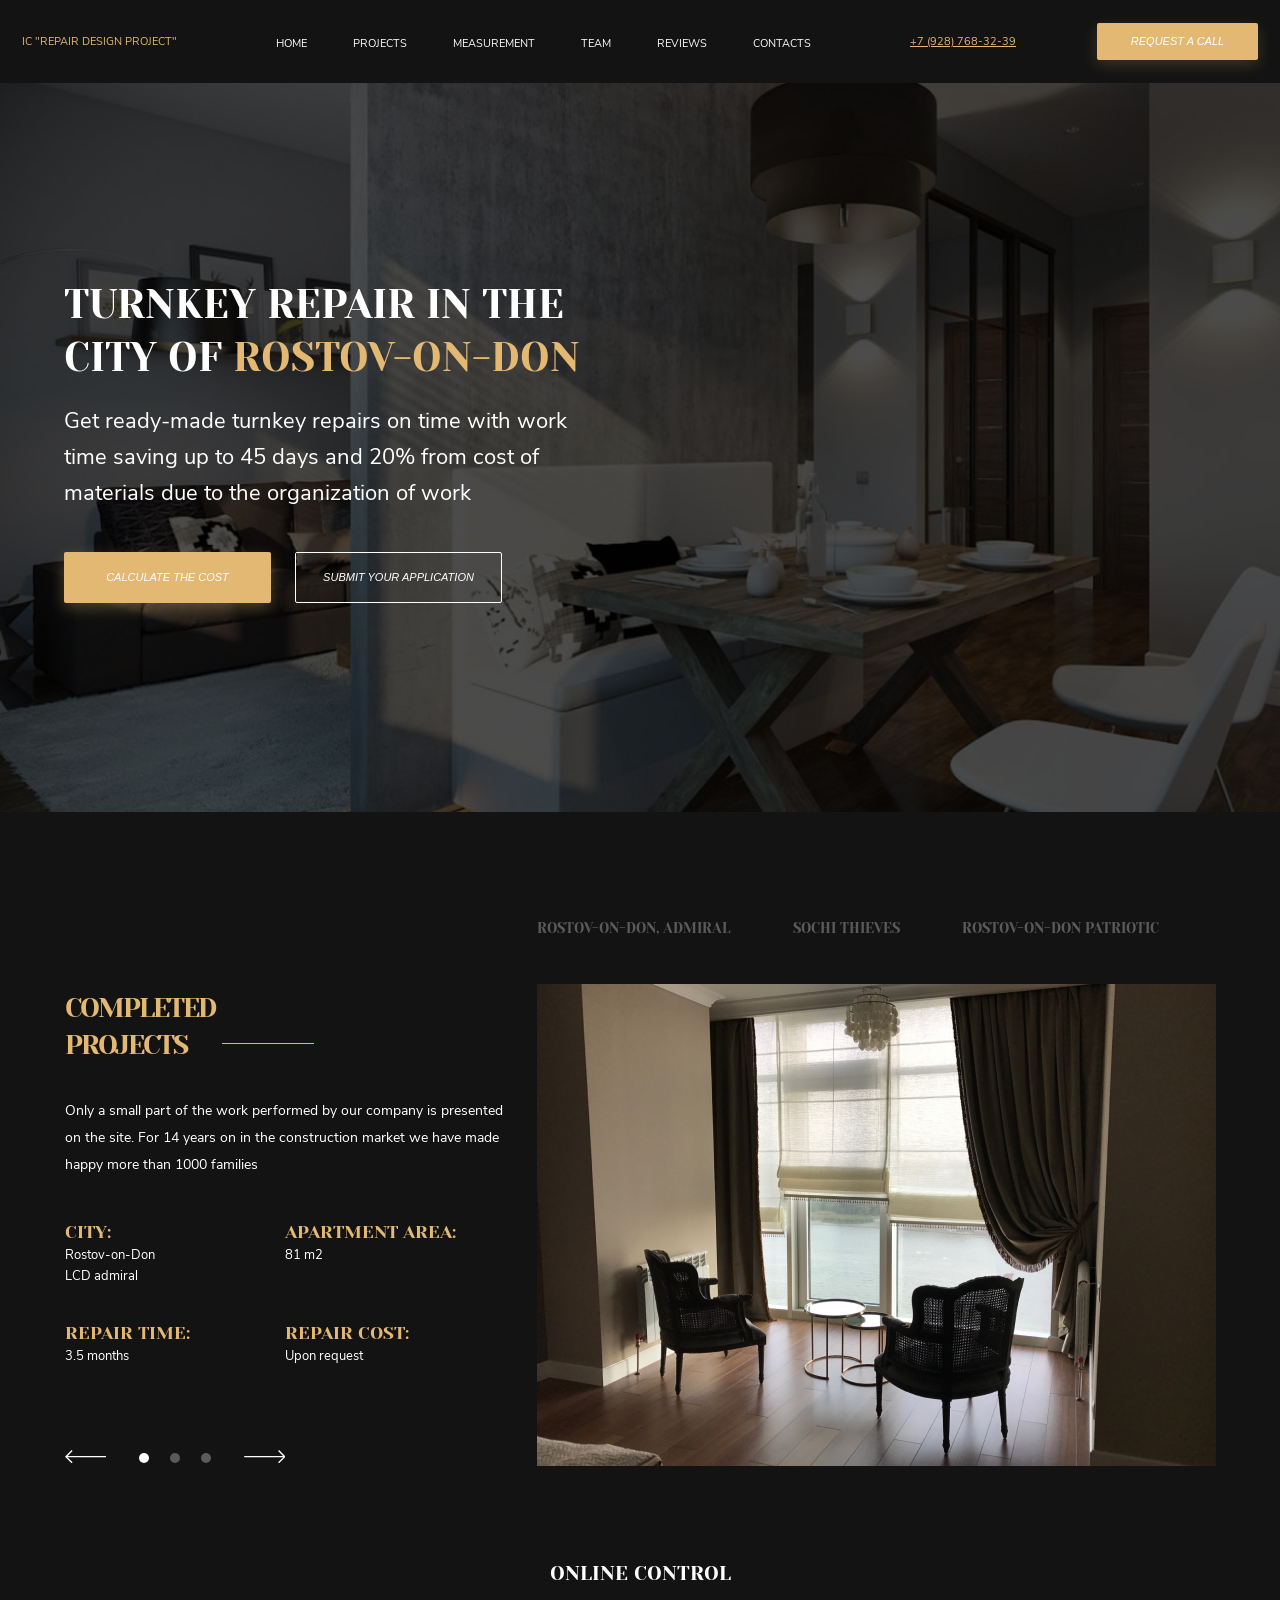
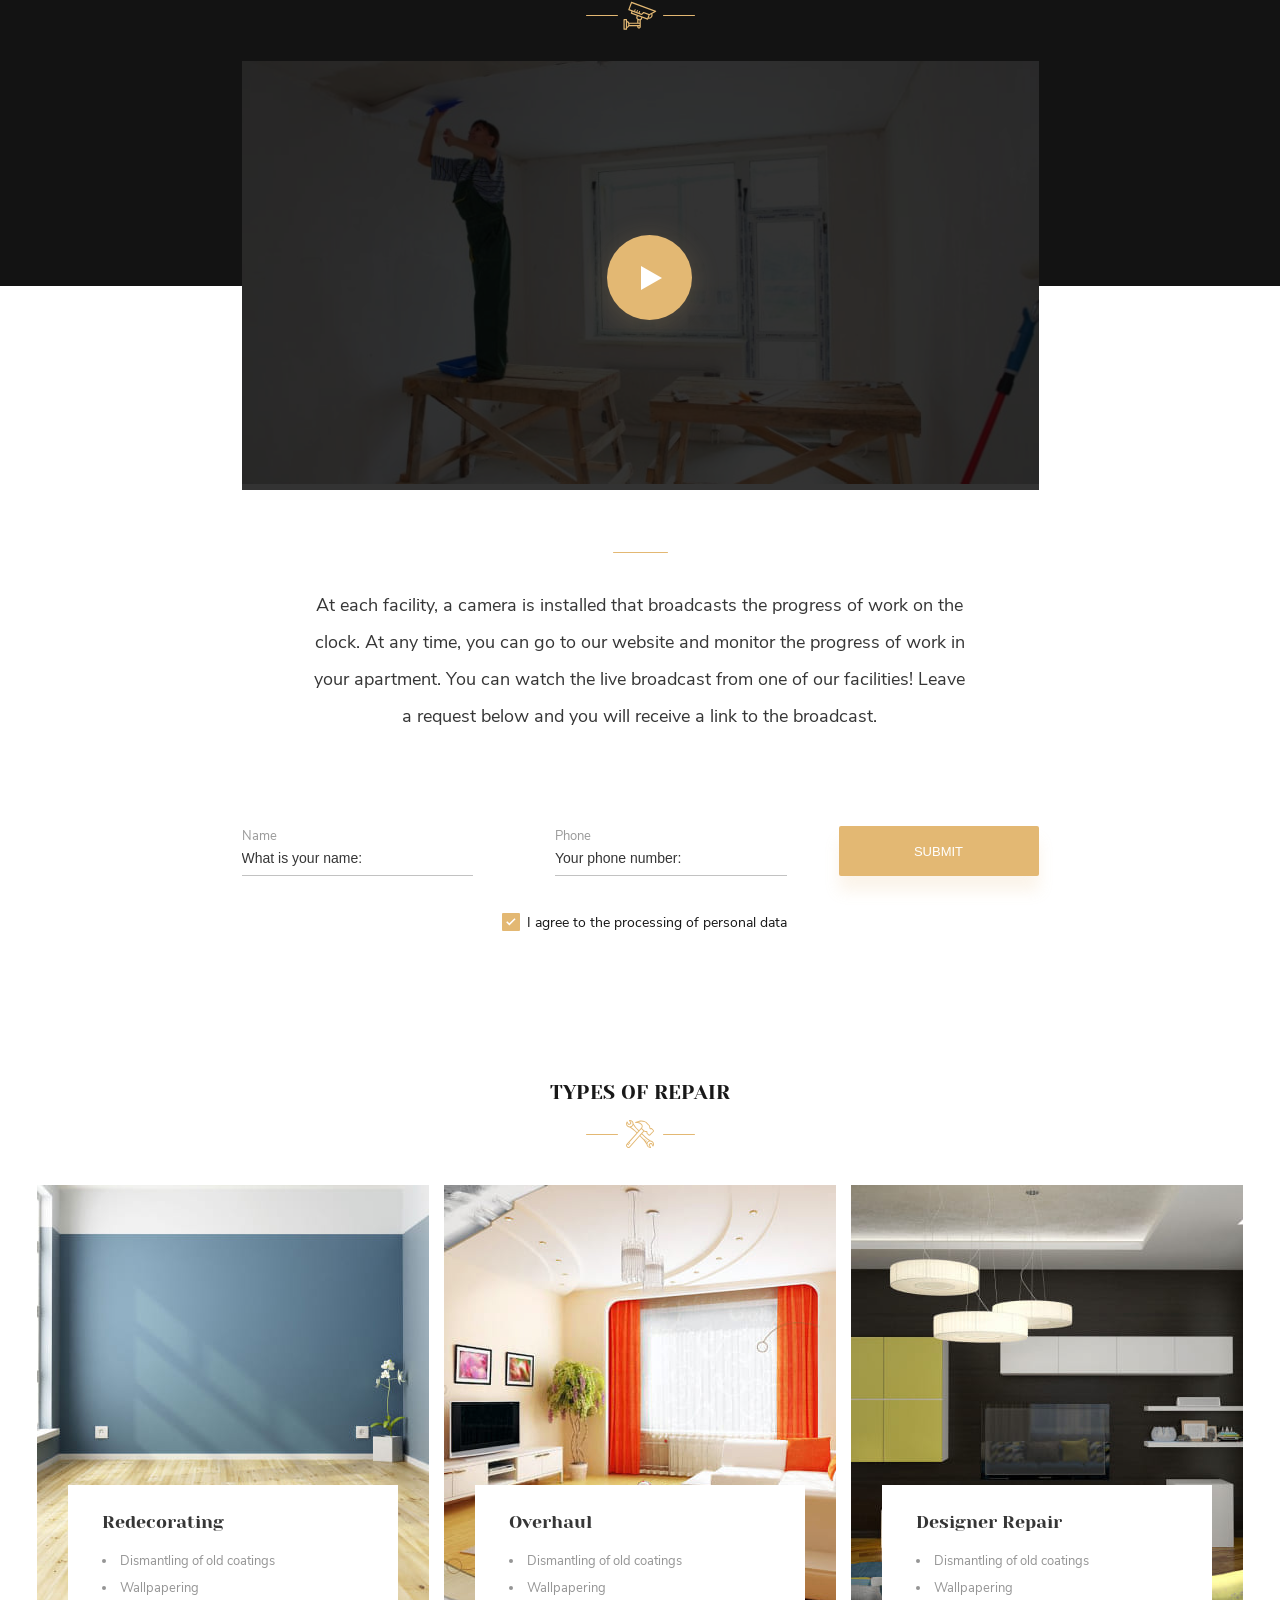
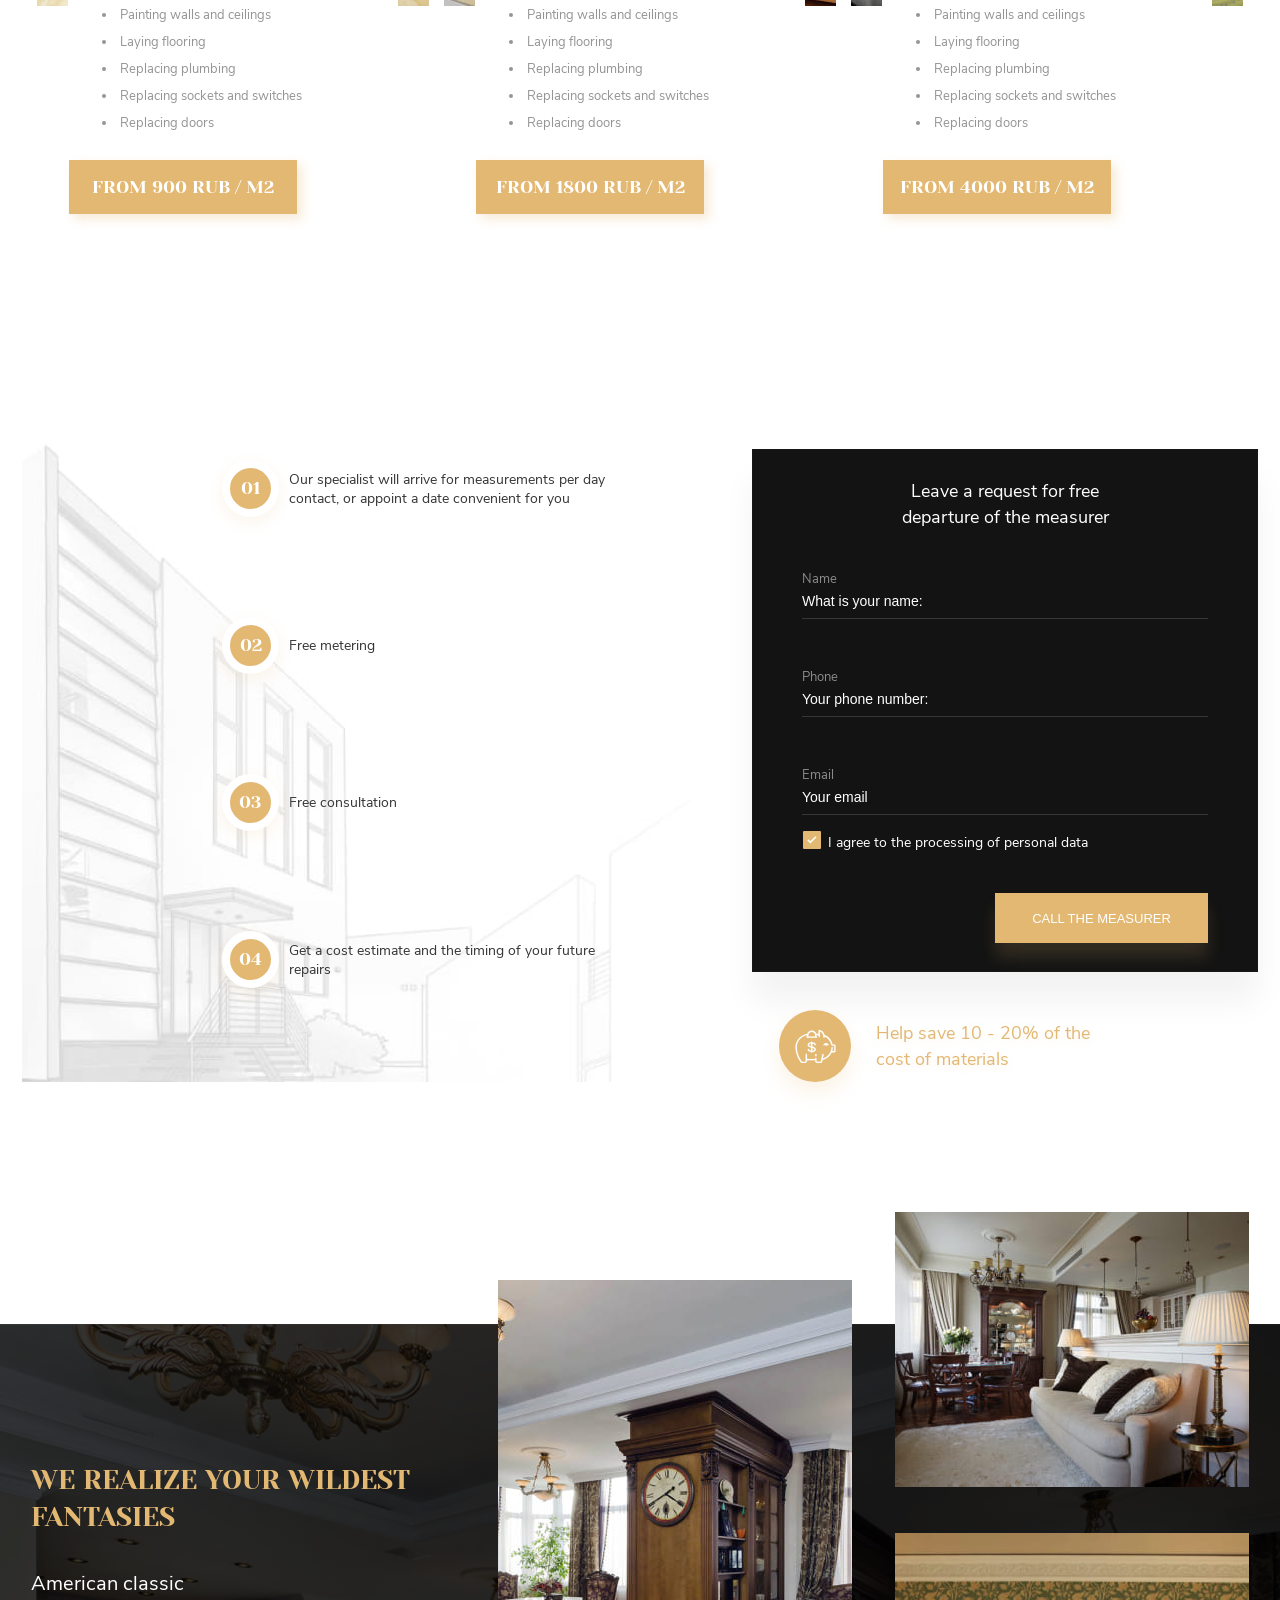
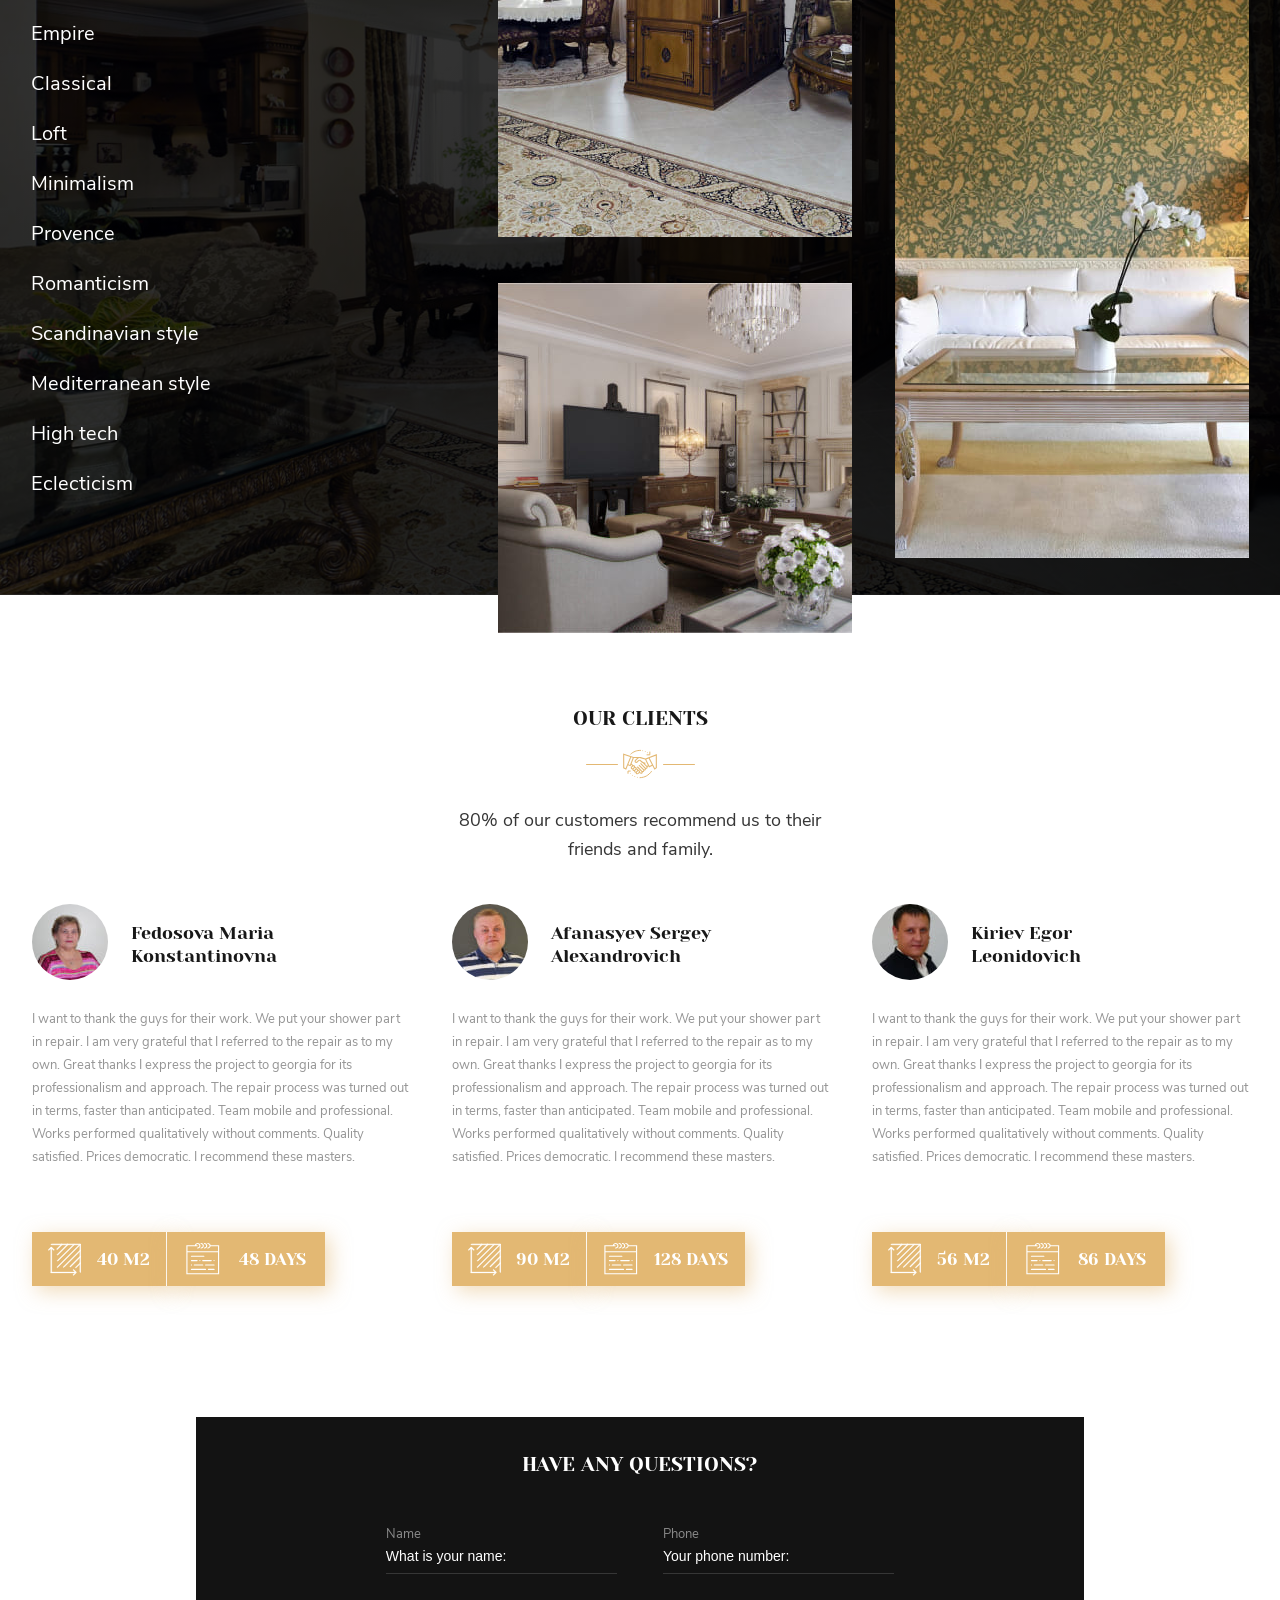
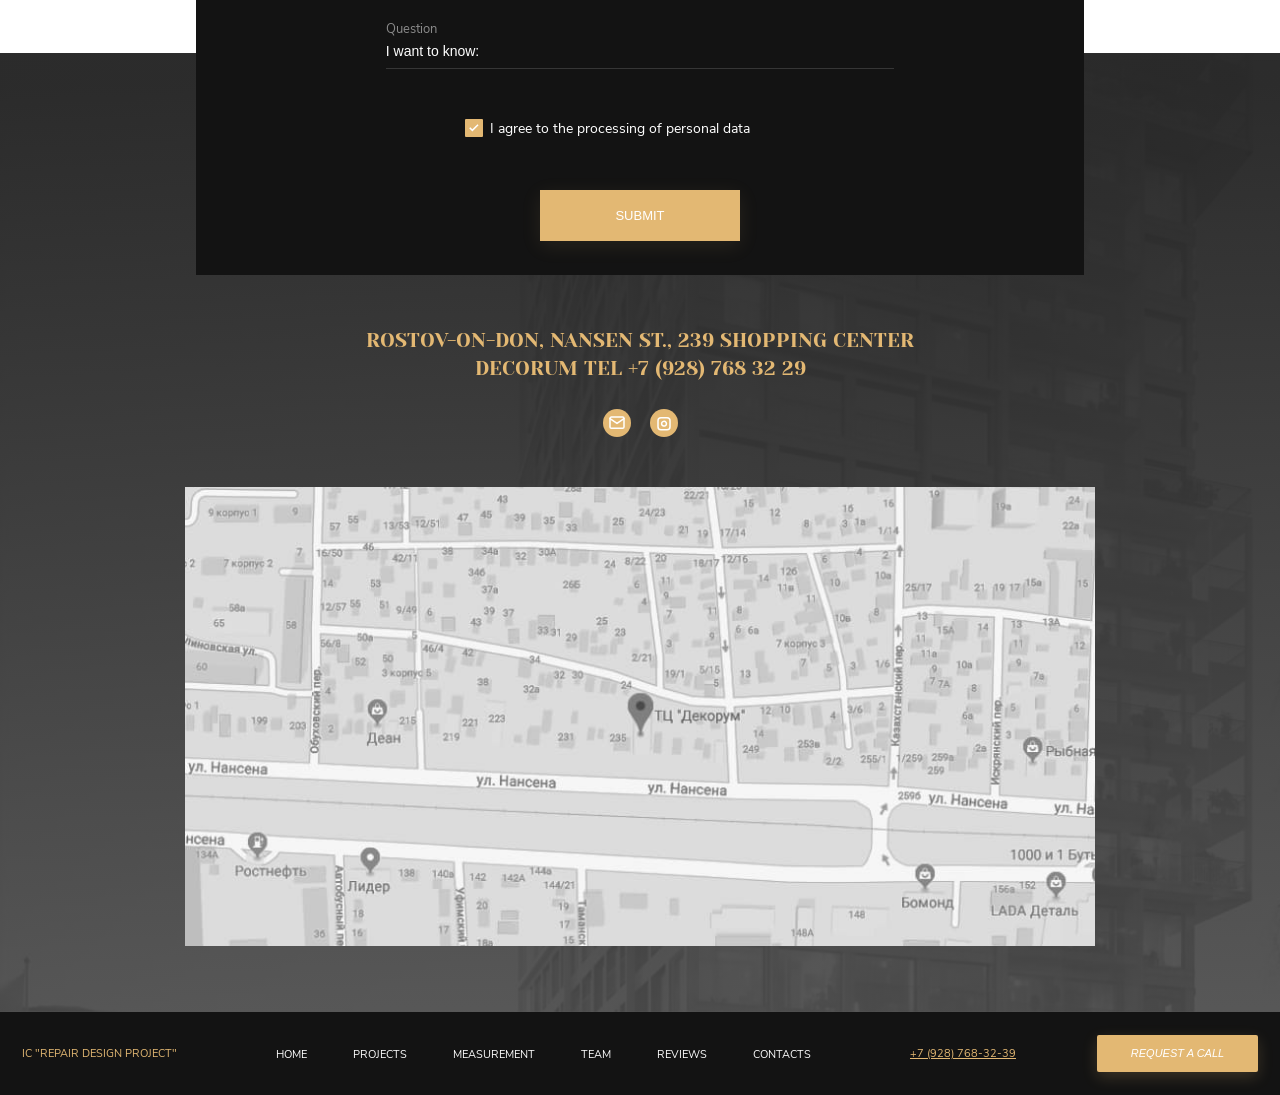
<file: Project 2/index.html>
<!DOCTYPE html>
<html lang="en">
<head>
    <meta charset="UTF-8">
    <meta name="viewport" content="width=device-width, initial-scale=1.0">
    <meta http-equiv="X-UA-Compatible" content="ie=edge">
    <link rel="stylesheet" href="styles/style.css">
    <title>Document</title>
</head>
<body>
    <header class="header">
        <div class="h-f_wrapper wrapper wrapper-padding">
            <div class="logo">
                IC "Repair Design Project"
            </div>
            <nav class="nav">
                <input type="checkbox" id="menu">
			    <label for="menu"></label>
                <ul>
                    <li><a href="#home">HOME</a></li>
                    <li><a href="#projects">PROJECTS</a></li>
                    <li><a href="#measurement">MEASUREMENT</a></li>
                    <li><a href="#">TEAM</a></li>
                    <li><a href="#reviews">REVIEWS</a></li>
                    <li><a href="#contacts">CONTACTS</a></li>
                </ul>
            </nav>
            <a class="number-tel" href="tel:+79287683239">+7 (928) 768-32-39</a>
            <button class="button h-f_button">Request a call</button>
        </div>
    </header>
    <main class="main">
        <div class="home" id="home">
            <div class="wrapper">
                <div class="home_wrapper wrapper-padding">
                    <h1>Turnkey Repair in the 
                        city of <span>Rostov-on-Don</span></h1>
                    <p class="home_text">Get ready-made turnkey repairs on time
                        with work time saving up to 45 days and 20% from
                        cost of materials due to the organization of work</p>
                    <button class="button home_button-1">CALCULATE THE COST</button>
                    <button class="button home_button-2">SUBMIT YOUR APPLICATION</button>
                </div>
            </div>
        </div>
        <div class="projects" id="projects">
            <div class="projects_wrapper wrapper-padding">
                <div class="projects_completed-projects">
                    <h2>Completed projects</h2>
                    <p class="projects_text">Only a small part of the work performed by our company is presented on the site. 
                        For 14 years on in the construction 
                        market we have made happy more than 1000 families</p>
                    <div class="projects_slider-images--media">
                        <img src="images/projects_slide_1.jpg" alt="Rostov-on-Don, Admiral">
                    </div>
                    <div class="projects_description">
                        <div>
                            <h3>City:</h3>
                            Rostov-on-Don <br>
                            LCD admiral
                        </div>
                        <div>
                            <h3>apartment area:</h3>
                            81 m2
                        </div>
                        <div>
                            <h3>Repair time:</h3>
                            3.5 months
                        </div>
                        <div>
                            <h3>Repair Cost:</h3>
                            Upon request
                        </div>
                    </div>
                    <div class="projects_slaider-control">
                        <span class="projects_slider-arrow-back"></span>
                        <div class="projects_slider-buttons">
                            <span class="projects_slider-button active"></span>
                            <span class="projects_slider-button"></span>
                            <span class="projects_slider-button"></span>
                        </div>
                        <span class="projects_slider-arrow-next"></span>
                    </div>
                </div>
                <div class="projects_slider">
                    <div class="projects_slider-list">
                        <a href="#">Rostov-on-Don, Admiral</a>
                        <a href="#">Sochi Thieves</a>
                        <a href="#">Rostov-on-Don Patriotic</a>
                    </div>
                    <div class="projects_slider-images">
                        <img src="images/projects_slide_1.jpg" alt="Rostov-on-Don, Admiral">
                    </div>
                </div>
            </div>
        </div>
        <div class="control wrapper-padding">
            <h2 class="h2-text">online control</h2>
            <span class="img-style control_img-camera"></span>
            <div class="control_image">
                <img src="images/control_image.jpg" alt="video">
            </div>
            <span class="control_img-style"></span>
            <p class="control_text">At each facility, a camera is installed that broadcasts the progress of 
                work on the clock. At any time, you can go to our website and monitor the progress 
                of work in your apartment. You can watch the live broadcast from one of our 
                facilities! Leave a request below and you will receive a link to the broadcast.</p>
            <form action="#" class="control_form">
                <div class="control_form-information">
                    <p>
                        <span class="form-span">Name</span>
                        <input class="form-input control_form-input" type="text" placeholder="What is your name:">
                    </p>
                    <p>
                        <span class="form-span">Phone</span>
                        <input class="form-input control_form-input" type="tel" placeholder="Your phone number:">
                    </p>
                    <div class="control_form-agree">
                        <input class="input-checkbox" type="checkbox" id='control_input-checkbox' checked>
                        <label class="form-checkbox" for="control_input-checkbox">I agree to the processing of personal data</label>
                    </div>
                </div>
                <input class="button control_form-submit" type="submit" value="submit">
            </form>
        </div>
        <div class="repair wrapper-padding" id="measurement">
            <h2 class="h2-text">TYPES OF REPAIR</h2>
            <span class="img-style repair_img-tools"></span>
            <div class="repair_services">
                <div>
                    <img src="images/repair_image_1.jpg" alt="Redecorating">
                    <div class="repair_list">
                        <h4>Redecorating</h4>
                        <ul>
                            <li>Dismantling of old coatings</li>
                            <li>Wallpapering</li>
                            <li>Painting walls and ceilings</li>
                            <li>Laying flooring</li>
                            <li>Replacing plumbing</li>
                            <li>Replacing sockets and switches</li>
                            <li>Replacing doors</li>
                        </ul>
                    </div>
                    <span class="repair_price">from 900 rub / m2</span>
                </div>
                <div>
                    <img src="images/repair_image_2.jpg" alt="Overhaul">
                    <div class="repair_list">
                        <h4>Overhaul</h4>
                        <ul>
                            <li>Dismantling of old coatings</li>
                            <li>Wallpapering</li>
                            <li>Painting walls and ceilings</li>
                            <li>Laying flooring</li>
                            <li>Replacing plumbing</li>
                            <li>Replacing sockets and switches</li>
                            <li>Replacing doors</li>
                        </ul>
                    </div>
                    <span class="repair_price">from 1800 rub / m2</span>
                </div>
                <div>
                    <img src="images/repair_image_3.jpg" alt="Designer Repair">
                    <div class="repair_list">
                        <h4>Designer Repair</h4>
                        <ul>
                            <li>Dismantling of old coatings</li>
                            <li>Wallpapering</li>
                            <li>Painting walls and ceilings</li>
                            <li>Laying flooring</li>
                            <li>Replacing plumbing</li>
                            <li>Replacing sockets and switches</li>
                            <li>Replacing doors</li>
                        </ul>
                    </div>
                    <span class="repair_price">from 4000 rub / m2</span>
                </div>
            </div>
        </div>
        <div class="advantages wrapper-padding">
            <div class="advantages_left">
                <ul>
                    <li>Our specialist will arrive for measurements per day
                        contact, or appoint a date convenient for you</li>
                    <li>Free metering</li>
                    <li>Free consultation</li>
                    <li>Get a cost estimate and
                        the timing of your future repairs</li>
                </ul>
            </div>
            <div class="advantages_right">
                <form action="#" class="advantages_form">
                    <h4>Leave a request for free
                        departure of the measurer</h4>
                    <span class="form-span">Name</span>
                    <input class="form-input advantages_form-filling" type="text" placeholder="What is your name:">
                    <span class="form-span">Phone</span>
                    <input class="form-input advantages_form-filling" type="tel" placeholder="Your phone number:">
                    <span class="form-span">Email</span>
                    <input class="form-input advantages_form-filling" type="email" placeholder="Your email">
                    <input class="input-checkbox" id='advantages_input-checkbox' type="checkbox" checked>
                    <label class="form-checkbox advantages_label-checkbox" for="advantages_input-checkbox">I agree to the processing of personal data</label>
                    <div class="advantages_form-submit">
                        <input class="button" type="submit" value="Call the measurer">
                    </div>
                </form>
                <div class="advantages_discount">
                    Help save 10 - 20% of the cost of materials
                </div>
            </div>
        </div>
        <div class="fantasies" id="reviews">
            <div class="fantasies_wrapper wrapper-padding">
                <div class="fantasies_left">
                    <h2>We realize your wildest fantasies</h2>
                    <ul>
                        <li><a href="#">American classic</a></li>
                        <li><a href="#">Empire</a></li>
                        <li><a href="#">Classical</a></li>
                        <li><a href="#">Loft</a></li>
                        <li><a href="#">Minimalism</a></li>
                        <li><a href="#">Provence</a></li>
                        <li><a href="#">Romanticism</a></li>
                        <li><a href="#">Scandinavian style</a></li>
                        <li><a href="#">Mediterranean style</a></li>
                        <li><a href="#">High tech</a></li>
                        <li><a href="#">Eclecticism</a></li>
                    </ul>
                </div>
                <div class="fantasies_middle">
                    <img src="images/fantasies_image_1.jpg" alt="wildest fantasies">
                    <img src="images/fantasies_image_2.jpg" alt="wildest fantasies">
                </div>
                <div class="fantasies_right">
                    <img src="images/fantasies_image_3.jpg" alt="wildest fantasies">
                    <img src="images/fantasies_image_4.jpg" alt="wildest fantasies">
                </div>
            </div>
        </div>
        <div class="clients wrapper-padding">
            <h2 class="h2-text">our clients</h2>
            <span class="img-style clients_img-handshake"></span>
            <p class="clients_text-recommend">80% of our customers recommend us to their
                friends and family.</p>
            <div class="clients_description">
                <div class="clients_client">
                    <div class="clients_author">
                        <span><img src="images/clients_avatar_1.jpg" alt="avatar"></span>
                        <h3>Fedosova Maria Konstantinovna</h3>
                    </div>
                    <p>I want to thank the guys for their work. We put your shower part in repair.
                        I am very grateful that I referred to the repair as to my own. 
                        Great thanks I express the project to georgia for its professionalism 
                        and approach. The repair process was turned out in terms, faster than 
                        anticipated. Team mobile and professional. Works performed qualitatively 
                        without comments. Quality satisfied. Prices democratic. 
                        I recommend these masters.</p>
                    <div class="clients_m2-days">
                        <span>40 m2</span>
                        <span>48 DAYS</span>
                    </div>
                </div>
                <div class="clients_client">
                    <div class="clients_author">
                        <span><img src="images/clients_avatar_2.jpg" alt="avatar"></span>
                        <h3>Afanasyev Sergey Alexandrovich</h3>
                    </div>
                    <p>I want to thank the guys for their work. We put your shower part in repair.
                        I am very grateful that I referred to the repair as to my own. 
                        Great thanks I express the project to georgia for its professionalism 
                        and approach. The repair process was turned out in terms, faster than 
                        anticipated. Team mobile and professional. Works performed qualitatively 
                        without comments. Quality satisfied. Prices democratic. 
                        I recommend these masters.</p>
                    <div class="clients_m2-days">
                        <span>90 m2</span>
                        <span>128 DAYS</span>
                    </div>
                </div>
                <div class="clients_client">
                    <div class="clients_author">
                        <span><img src="images/clients_avatar_3.jpg" alt="avatar"></span>
                        <h3>Kiriev Egor Leonidovich</h3>
                    </div>
                    <p>I want to thank the guys for their work. We put your shower part in repair.
                        I am very grateful that I referred to the repair as to my own. 
                        Great thanks I express the project to georgia for its professionalism 
                        and approach. The repair process was turned out in terms, faster than 
                        anticipated. Team mobile and professional. Works performed qualitatively 
                        without comments. Quality satisfied. Prices democratic. 
                        I recommend these masters.</p>
                    <div class="clients_m2-days">
                        <span>56 m2</span>
                        <span>86 DAYS</span>
                    </div>
                </div>
            </div>
        </div>
        <div class="questions wrapper-padding">
            <form class="questions_form" action="#">
                <h2 class="h2-text">have any questions?</h2>
                <div class="questions_input-name-tel">
                    <div>
                        <span class="form-span">Name</span>
                        <input class="form-input" type="text" placeholder="What is your name:">
                    </div>
                    <div>
                        <span class="form-span">Phone</span>
                        <input class="form-input" type="tel" placeholder="Your phone number:">
                    </div>
                </div>
                <span class="form-span">Question</span>
                <input class="form-input questions_form-input-question" type="text" placeholder="I want to know:">
                <div class="questions_label-checkbox">
                    <input class="input-checkbox" id="questions_input-checkbox" type="checkbox" checked>
                    <label class="form-checkbox" for="questions_input-checkbox">I agree to the processing of personal data</label>
                </div>
                <input class="button questions_form-submit" type="submit" value="Submit">
            </form>
        </div>
        <div class="contacts" id="contacts">
            <div class="contacts_wrapper wrapper-padding">
                <div class="contacts_address">
                    <address>Rostov-on-Don, Nansen St., 239 Shopping Center Decorum</address>
                    <a href="tel:+79287683229">Tel +7 (928) 768 32 29</a>
                </div>
                <div>
                    <a class="contacts-a contacts-mail" href="mailto:#"></a>
                    <a class="contacts-a contacts-instagram" href="#" target="_blank"></a>
                </div>
                <div class="contacts-map"><img src="img/contacts_map.jpg" alt="map"></div>
            </div>
        </div>
    </main>
    <footer class="footer">
        <div class="h-f_wrapper wrapper wrapper-padding">
            <div class="logo">
                IC "Repair Design Project"
            </div>
            <nav class="nav">
                <ul>
                    <li><a href="#home">HOME</a></li>
                    <li><a href="#projects">PROJECTS</a></li>
                    <li><a href="#measurement">MEASUREMENT</a></li>
                    <li><a href="#">TEAM</a></li>
                    <li><a href="#reviews">REVIEWS</a></li>
                    <li><a href="#contacts">CONTACTS</a></li>
                </ul>
            </nav>
            <a class="number-tel" href="tel:+79287683239">+7 (928) 768-32-39</a>
            <button class="button h-f_button">Request a call</button>
        </div>
    </footer>
</body>
</html>
</file>
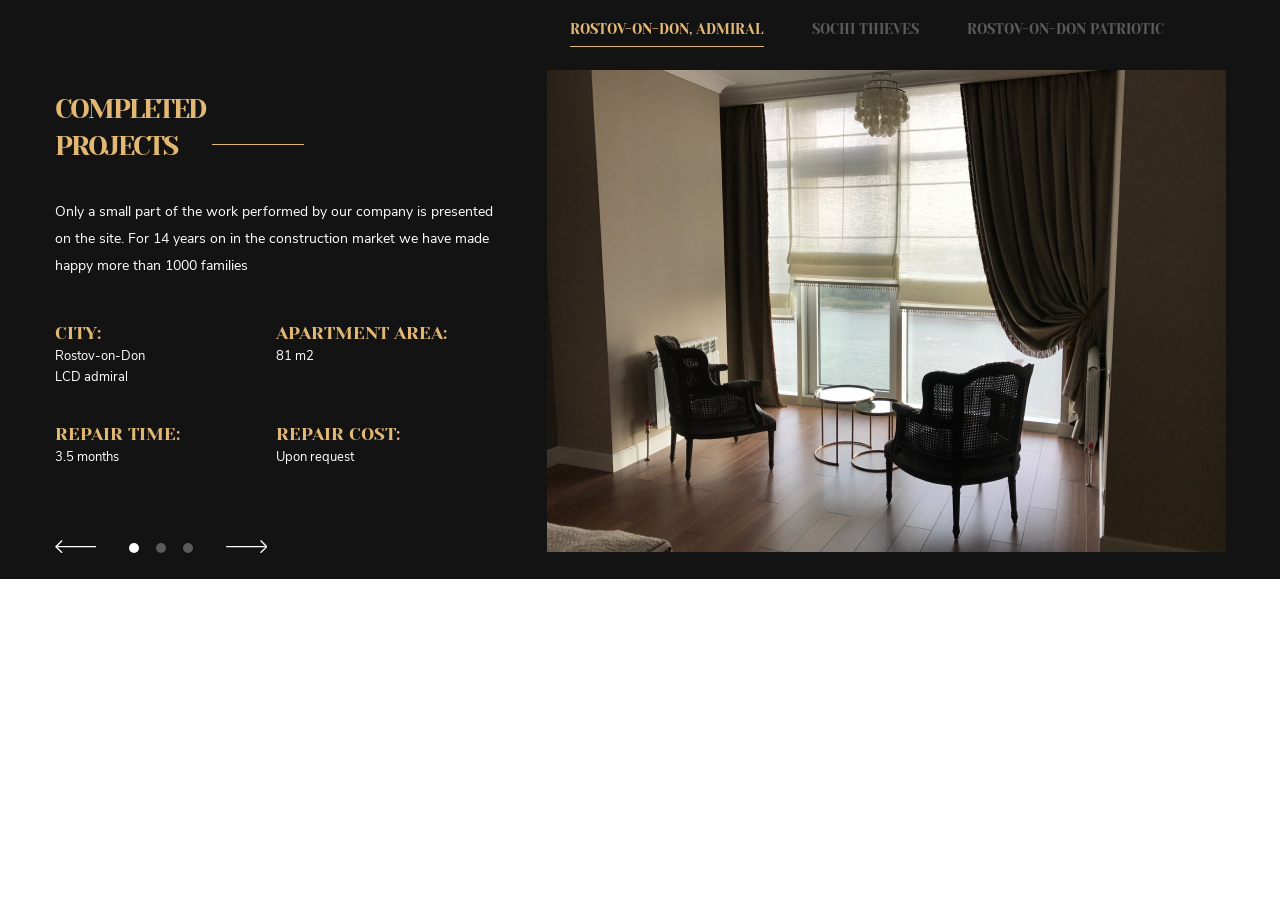
<file: Project 3. Slider/slider_home_work.html>
<!DOCTYPE html>
<html lang="en">
<head>
    <meta charset="UTF-8">
    <meta name="viewport" content="width=device-width, initial-scale=1.0">
    <meta http-equiv="X-UA-Compatible" content="ie=edge">
    <link rel="stylesheet" href="styles/style.css">
    <script defer src="js/slider.js"></script>
    <title>Document</title>
</head>
<body>
    <div class="projects" id="projects">
        <div class="projects_wrapper">
            <div class="projects-slide-h">
                <h2>Completed projects</h2>
                <p class="projects_text-h">Only a small part of the work performed by our company is presented on the site. 
                    For 14 years on in the construction 
                    market we have made happy more than 1000 families</p>
            </div>
            <div class="projects-slider">
                <div class="projects-slide">
                    <div class="projects_completed-projects">
                        <h2>Completed projects</h2>
                        <p class="projects_text">Only a small part of the work performed by our company is presented on the site. 
                            For 14 years on in the construction 
                            market we have made happy more than 1000 families</p>
                        <div class="projects_slider-images--media">
                            <img src="images/projects_slide_1.jpg" alt="Rostov-on-Don, Admiral">
                        </div>
                        <div class="projects_description">
                            <div>
                                <h3>City:</h3>
                                Rostov-on-Don <br>
                                LCD admiral
                            </div>
                            <div>
                                <h3>apartment area:</h3>
                                81 m2
                            </div>
                            <div>
                                <h3>Repair time:</h3>
                                3.5 months
                            </div>
                            <div>
                                <h3>Repair Cost:</h3>
                                Upon request
                            </div>
                        </div>
                        
                    </div>
                    <div class="projects_slider">
                        <div class="projects_slider-images">
                            <img src="images/projects_slide_1.jpg" alt="Rostov-on-Don, Admiral">
                        </div>
                    </div>
                </div>
                <div class="projects-slide">
                    <div class="projects_completed-projects">
                        <h2>Completed projects</h2>
                        <p class="projects_text">Only a small part of the work performed by our company is presented on the site. 
                            For 14 years on in the construction 
                            market we have made happy more than 1000 families</p>
                        <div class="projects_slider-images--media">
                            <img src="images/projects_slide_2.jpg" alt="Rostov-on-Don, Admiral">
                        </div>
                        <div class="projects_description">
                            <div>
                                <h3>City:</h3>
                                Sochi <br>
                                Thieves
                            </div>
                            <div>
                                <h3>apartment area:</h3>
                                105 m2
                            </div>
                            <div>
                                <h3>Repair time:</h3>
                                4 months
                            </div>
                            <div>
                                <h3>Repair Cost:</h3>
                                Upon request
                            </div>
                        </div>
                        
                    </div>
                    <div class="projects_slider">
                        <div class="projects_slider-images">
                            <img src="images/projects_slide_2.jpg" alt="Rostov-on-Don, Admiral">
                        </div>
                    </div>
                </div>
                <div class="projects-slide">
                    <div class="projects_completed-projects">
                        <h2>Completed projects</h2>
                        <p class="projects_text">Only a small part of the work performed by our company is presented on the site. 
                            For 14 years on in the construction 
                            market we have made happy more than 1000 families</p>
                        <div class="projects_slider-images--media">
                            <img src="images/projects_slide_3.jpg" alt="Rostov-on-Don, Admiral">
                        </div>
                        <div class="projects_description">
                            <div>
                                <h3>City:</h3>
                                Rostov-on-Don <br>
                                Patriotic
                            </div>
                            <div>
                                <h3>apartment area:</h3>
                                93 m2
                            </div>
                            <div>
                                <h3>Repair time:</h3>
                                3 months
                            </div>
                            <div>
                                <h3>Repair Cost:</h3>
                                Upon request
                            </div>
                        </div>
                        
                    </div>
                    <div class="projects_slider">
                        <div class="projects_slider-images">
                            <img src="images/projects_slide_3.jpg" alt="Rostov-on-Don, Admiral">
                        </div>
                    </div>
                </div>
            </div>
            <div class="projects_slaider-control">
                <span class="projects_slider-arrow-back"></span>
                <div class="projects_slider-buttons">
                </div>
                <span class="projects_slider-arrow-next"></span>
            </div>
            <div class="projects_slider-list">
                <span>Rostov-on-Don, Admiral</span>
                <span>Sochi Thieves</span>
                <span>Rostov-on-Don Patriotic</span>
            </div>
        </div>
    </div>
</body>
</html>
</file>
<file: Project 2/styles/style.css>
@font-face {
    font-family: "Nunito Sans";
    src: url('../fonts/Nunito_Sans.woff'),
        url('../fonts/Nunito_Sans.ttf');
}

@font-face {
    font-family: "Yeseva One";
    src: url('../fonts/Yeseva_One.woff'),
        url('../fonts/Yeseva_One.ttf');
}

*, *:after, *:before {
	box-sizing: border-box;
	padding: 0;
    margin: 0;
    font-style: normal;
    font-weight: normal;
}

html {
    height: 100%;
    font: 16px "Nunito Sans", Helvetica, Arial, sans-serif;
}

body {
	width: 100%;
    height: 100%;
}

a {
	text-decoration: none;
	outline: none;
}

ul {
    list-style: none;
}

::-webkit-input-placeholder {
    font-size: 14px;
    line-height: 23px;
    transition: .2s;
}
::-moz-placeholder {
    font-size: 14px;
    line-height: 23px;
    transition: .2s;
}
:-moz-placeholder {
    font-size: 14px;
    line-height: 23px;
    transition: .2s;
}
:-ms-input-placeholder {
    font-size: 14px;
    line-height: 23px;
    transition: .2s;
}
::-webkit-input-placeholder {color: #fff;}
::-moz-placeholder {color: #fff;}
:-moz-placeholder {color: #fff;}
:-ms-input-placeholder {color: #fff;}

.button {
    font-style: italic;
    font-size: 11px;
    line-height: 15px;
    text-align: center;
    text-transform: uppercase;
    color: #fff;
    background: #E3B873;
    border-radius: 2px;
    border: none;
    cursor: pointer;
}

.form-span {
    display: block;
    font-size: 13px;
    line-height: 21px;
    color: rgba(255, 255, 255, 0.5);
}

.form-input {
    padding-bottom: 5px;
    margin-right: 5px;
    font-size: 14px;
    line-height: 23px;
    color: #fff;
    background: #131313;
    border: none;
    border-bottom: 1px solid rgba(255, 255, 255, 0.15);
}

.form-checkbox {
    position: relative;
    font-size: 14px;
    line-height: 23px;
}

.form-checkbox::before {
    content: "";
    width: 18px;
    height: 18px;
    background: #E3B873;
    border-radius: 1px;
    position: absolute;
    top: 0;
    left: -25px;
}

.form-checkbox::after {
    position: absolute;
    top: -3px;
    left: -21px;
}

.input-checkbox {
    display: none;
}

.input-checkbox:checked + label::after {
    content: url(../img/form_checkbox.svg);
}

.img-style {
    display: block;
    width: 100%;
    text-align: center;
    height: 30px;
    margin: 12px 0 31px;
}

.img-style::after, 
.img-style::before {
    content: "";
    width: 32px;
    height: 1px;
    display: inline-block;
    background: #E3B873;
    border-radius: 30px;
}

.img-style::after {
    margin-left: 45px;
}

.h2-text {
    font-family: "Yeseva One";
    font-size: 20px;
    line-height: 28px;
    text-align: center;
    text-transform: uppercase;
}

.wrapper-padding {
    padding: 0 10px;
}

.header,
.footer {
    background: #131313;
    width: 100%;
    height: 83px;
}

.h-f_wrapper {
    height: 100%;
    display: flex;
    justify-content: space-between;
    align-items: center;
}

.wrapper {
    max-width: 1256px;
    width: 100%;
    margin: 0 auto;
}

.logo {
    font-size: 11px;
    line-height: 15px;
    text-transform: uppercase;
    color: #E3B873;
}

.nav label, .nav input {
    display: none;
}

.nav {
    width: 581px;
}

.nav ul {
    display: flex;
    justify-content: space-around;
}

.nav a {
    font-size: 11px;
    line-height: 15px;
    color: #fff;
    transition: color .2s;
}

.nav a:hover {
    color: #E3B873;
    transition: color .2s;
}

.number-tel {
    padding-right: 5px;
    font-size: 11px;
    line-height: 15px;
    text-decoration-line: underline;
    color: #E3B873;
    white-space: nowrap;
}

.h-f_button {
    box-shadow: 0px 5px 15px rgba(227, 184, 115, 0.2);
    width: 161px;
    height: 37px;
}

.home {
    width: 100%;
    background: url("../img/home_background.jpg") #131313;
    background-size: cover;
    padding: 1px;
    position: relative;
    z-index: 0;
}

.home::after {
    content: "";
    position: absolute;
    top: 0;
    right: 0;
    bottom: 0;
    left: 0;
    background: rgba(0, 0, 0, .7);
    z-index: -1;
}

.home_wrapper {
    max-width: 570px;
    margin: 194px 42px 208px;
}

.home_wrapper h1 {
    font-family: "Yeseva One";
    font-size: 40px;
    line-height: 53px;
    text-transform: uppercase;
    color: #fff;
}

.home_wrapper h1 span {
    color: #E3B873;
}

.home_text {
    font-size: 22px;
    line-height: 36px;
    color: #fff;
    margin: 19px 0 41px;
}

.home button {
    width: 207px;
    height: 51px;
}

.home_button-1 {
    margin-right: 20px;
    background: #E3B873;
    box-shadow: 0px 5px 15px rgba(227,184,115,0.3);
}

.home_button-2 {
    border: 1px solid #fff;
    background: transparent;
}

.projects {
    width: 100%;
    background: #131313;
    padding: 107px 0 414px;
}

.projects_wrapper {
    max-width: 1171px;
    width: 93.23%;
    margin: auto;
    display: flex;
    justify-content: space-between;
}

.projects_slider-images--media {
    display: none;
}

.projects_completed-projects {
    width: 442px;
    margin-top: 70px;
}

.projects_completed-projects h2 {
    width: 253px;
    margin-bottom: 34px;
    font-family: "Yeseva One";
    font-size: 27px;
    line-height: 37px;
    letter-spacing: -0.07em;
    text-transform: uppercase;
    color: #E3B873;
}

.projects_completed-projects h2::after {
    content: "";
    display: inline-block;
    width: 92px;
    margin-left: 35px;
    margin-bottom: 10px;
    border-top: 1px solid #E3B873;
}

.projects_text {
    font-size: 14px;
    line-height: 27px;
    color: #fff;
}

.projects_description {
    display: flex;
    flex-wrap: wrap;
    margin: 8px 0 80px;
    font-size: 13px;
    line-height: 21px;
    color: #fff;
}

.projects_description div {
    width: 220px;
    margin-top: 34px;
}

.projects_description h3 {
    font-family: "Yeseva One";
    font-size: 18px;
    line-height: 25px;
    text-transform: uppercase;
    color: #E3B873;
}

.projects_slaider-control span {
    display: inline-block;
    cursor: pointer;
}

.projects_slider-images img,
.projects_slider-images--media img{
    max-width: 679px;
    width: 100%;
}

.projects_slider-buttons {
    display: inline;
}

.projects_slider-button {
    background: rgba(255, 255, 255, 0.3);
    border-radius: 30px;
    width: 10px;
    height: 10px;
    margin-right: 17px;
}

.projects_slider-button.active {
    background: #fff;
}

.projects_slider-button:last-of-type {
    margin: 0;
}

.projects_slider-arrow-back {
    background: url("../img/projects_slider_arrow_back.svg") no-repeat;
    width: 41px;
    height: 13px;
    margin-right: 29px;
}

.projects_slider-arrow-next {
    background: url("../img/projects_slider_arrow_next.svg") no-repeat;
    width: 41px;
    height: 13px;
    margin-left: 29px;
}

.projects_slider {
    max-width: 679px;
    width: 59%;
}

.projects_slider-list {
    width: 91.75%;
    display: flex;
    justify-content: space-between;
    margin-bottom: 38px;
}

.projects_slider-list a {
    cursor: pointer;
    padding-bottom: 8px;
    font-family: "Yeseva One";
    font-size: 14px;
    line-height: 19px;
    text-transform: uppercase;
    color: rgba(255, 255, 255, 0.3);
    transition: .2s;
}

.projects_slider-list a:hover {
    color: #E3B873;
    border-bottom: 1px solid #E3B873;
    padding-bottom: 7px;
    transition: .2s;
}

.control {
    max-width: 817px;
    width: 65.05%;
    margin: -326px auto 145px;
}

.control h2 {
    color: #fff;
}

.control_img-camera {
    background: url(../img/control_img-camera.svg) center no-repeat;
}

.control_image {
    position: relative;
}

.control_image img {
    max-width: 817px;
    width: 100%;
}

.control_image::after {
    content: "";
    position: absolute;
    top: 0;
    right: 0;
    bottom: 0;
    left: 0;
    background: rgba(0,0,0,.8);
}

.control_image::before {
    content: "";
    background: url(../img/control_video_play.svg) no-repeat 34px center #E3B873;
    position: absolute;
    top: 40.56%;
    left: 45.92%;
    z-index: 1;
    box-shadow: 0px 5px 30px rgba(227,184,115,.2);
    width: 85px;
    height: 85px;
    border-radius: 50%;
    cursor: pointer;
}

.control_img-style {
    display: block;
    width: 55px;
    height: 1px;
    margin: 62px auto 34px;
    background: #E3B873;
    border-radius: 30px;
}

.control_text {
    width: 83.35%;
    margin: 0 auto;
    font-size: 18px;
    line-height: 37px;
    text-align: center;
    color: #363636;
}

.control_form {
    margin-top: 91px;
    display: flex;
    justify-content: space-between;
}

.control_form-information {
    display: flex;
    justify-content: flex-end;
    flex-wrap: wrap;
    width: 550px;
    margin-right: 45px;
}

.control_form-information p {
    display: flex;
    flex-direction: column;
    width: 43%;
    margin-right: 14%;
}

.control_form-information p:last-of-type {
    margin-right: 0;
}

.control_form-information span {
    color: rgba(54, 54, 54, 0.5);
}

.control_form-input  {
    background: #fff;
    color: #363636;
    border-color: rgba(54, 54, 54, 0.3);
}

.control_form-submit {
    width: 200px;
    height: 50px;
    font-size: 13px;
    line-height: 27px;
    box-shadow: 0px 15px 15px rgba(227, 184, 115, 0.15);
    font-style: normal;
}

.control_form-agree{
    margin: 35px 5px 0 0;
    text-align: center;
    color: #181818;
}

.control *::-webkit-input-placeholder {color: #363636;}
.control *::-moz-placeholder {color: #363636;}
.control *:-moz-placeholder {color: #363636;}
.control *:-ms-input-placeholder {color: #363636;}

.repair {
    max-width: 1236px;
    width: 98.41%;
    margin: 0 auto;
}

.repair h2 {
    color: #181818;
}

.repair_img-tools {
    background: url(../img/repair_img-tools.svg) center no-repeat;
}

.repair_services {
    display: flex;
    justify-content: space-between;
}

.repair_services > div {
    margin: 5px;
}

.repair_services img {
    max-width: 392px;
    width: 100%;
}

.repair_list {
    width: 84.18%;
    min-width: 280px;
    margin: -127px auto 0;
    padding: 25px 68px 0 34px;
    position: relative;
    z-index: 1;
    background: #fff;
}

.repair_list h4 {
    font-family: "Yeseva One";
    font-size: 18px;
    line-height: 25px;
    color: #363636;
    margin-bottom: 13px;
}

.repair_list li {
    font-size: 13px;
    line-height: 27px;
    list-style: disc inside;
    color: #959595;
}

.repair_price {
    display: flex;
    justify-content: center;
    align-items: center;
    width: 228px;
    height: 54px;
    background: #E3B873;
    box-shadow: 5px 5px 10px rgba(227, 184, 115, 0.3);
    margin: 23px 0 0 32px;
    font-family: "Yeseva One";
    font-size: 18px;
    line-height: 25px;
    text-transform: uppercase;
    color: #fff;
}

.advantages {
    max-width: 1256px;
    width: 100%;
    margin: 124px auto 242px;
    display: flex;
    justify-content: space-between;
}

.advantages_left {
    width: 670px;
    background: url(../img/advantages_background.jpg) no-repeat bottom;
    background-size: cover;
    padding: 117px 79px 54px 200px;
}

.advantages_left li {
    font-size: 14px;
    line-height: 19px;
    color: #363636;
    margin-top: 100px;
    display: flex;
    align-items: center;
}

.advantages_left li:first-of-type {
    margin-top: 0;
}

.advantages_left li::before {
    background: #E3B873;
    border: 8px solid #fff;
    box-shadow: 0px 5px 15px rgba(227, 184, 115, 0.15);
    border-radius: 30px;
    font-family: Yeseva One;
    font-size: 18px;
    line-height: 25px;
    color: #fff;
    min-width: 57px;
    width: 57px;
    height: 57px;
    margin-right: 10px;
    display: flex;
    justify-content: center;
    align-items: center;
}

.advantages_left li:nth-of-type(1)::before {content: "01"}
.advantages_left li:nth-of-type(2)::before {content: "02"}
.advantages_left li:nth-of-type(3)::before {content: "03"}
.advantages_left li:nth-of-type(4)::before {content: "04"}

.advantages_right {
    width: 506px;
    margin: 106px 0 0 30px;
}

.advantages_form {
    background: #131313;
    box-shadow: 0px 30px 30px rgba(0, 0, 0, 0.05);
    padding: 28px 49px;
    border: 1px solid rgba(255, 255, 255, 0.015);
    box-sizing: border-box;
}

.advantages_form h4 {
    font-size: 18px;
    line-height: 26px;
    text-align: center;
    color: #fff;
    width: 220px;
    margin: 0 auto;
}

.advantages_form span{
    margin-top: 48px;
}

.advantages_form-filling{
    display: block;
    width: 100%;    
}

.advantages_form span:first-of-type {
    margin-top: 39px;
}

.advantages_label-checkbox {
    display: block;
    margin: 16px 0 39px 26px;
    color: #fff;
}

.advantages_form-submit {
    display: flex;
    justify-content: flex-end;
}

.advantages_form-submit input {
    box-shadow: 0px 15px 15px rgba(227, 184, 115, 0.15);
    width: 213px;
    height: 50px;
    font-size: 13px;
    line-height: 21px;
    font-style: normal;
    border-radius: 0;
}

.advantages_discount {
    width: 354px;
    margin-top: 38px;
    display: flex;
    align-items: center;
    font-size: 18px;
    line-height: 26px;
    color: #E3B873;
    text-shadow: 0px 3px 10px rgba(227, 184, 115, 0.15);
}

.advantages_discount::before {
    content: "";
    display: block;
    background: url(../img/advantage_img-pig.svg) no-repeat center center #E3B873;
    box-shadow: 0px 10px 20px rgba(237, 192, 120, 0.2);
    width: 72px;
    min-width: 72px;
    height: 72px;
    border-radius: 50%;
    margin: 0 25px 0 27px;
}

.fantasies {
    background: url(../images/fantasies_background.jpg) ;
    background-size: cover;
    width: 100%;
    position: relative;
    z-index: 0;
}

.fantasies::after {
    content: "";
    position: absolute;
    top: 0;
    right: 0;
    bottom: 0;
    left: 0;
    background: linear-gradient(120.96deg, rgba(0, 0, 0, 0.75) 0%, rgba(0, 0, 0, 0.9) 100%);
    z-index: -1;
}

.fantasies_wrapper {
    max-width: 1238px;
    width: 98.57%;
    margin: auto;
    display: flex;
    justify-content: space-between;
}

.fantasies_left {
    margin: 137px 0 72px 0;
}

.fantasies_left h2 {
    margin-bottom: 30px;
    font-family: Yeseva One;
    font-size: 27px;
    line-height: 37px;
    text-transform: uppercase;
    color: #E3B873;
}

.fantasies_left li {
    margin-bottom: 12px;
}

.fantasies_left a {
    font-size: 20px;
    line-height: 38px;
    color: #fff;
    transition: .2s;
}

.fantasies_left a:hover {
    color: #E3B873;
    border-bottom: 1px solid #E3B873;
    transition: .2s;
}

.fantasies_middle,
.fantasies_right {
    max-width: 354px;
    width: 100%;
}

.fantasies_middle img,
.fantasies_right img {
    max-width: 354px;
    width: 100%;
}

.fantasies_middle img:nth-of-type(odd),
.fantasies_right img:nth-of-type(odd) {
    margin-bottom: 40px;
}

.fantasies_middle {
    margin-top: -44px;
}

.fantasies_middle img:last-of-type {
    margin-bottom: -44px;
}

.fantasies_right {
    margin: -112px 0 0 43px;
}

.clients {
    max-width: 1236px;
    width: 98.41%;
    margin: 110px auto 131px;
}

.clients h2 {
    color: #181818;
}

.clients_img-handshake {
    background: url(../img/clients_img-handshake.svg) center no-repeat;
    margin: 16px 0 27px;
}

.clients_text-recommend {
    width: 400px;
    margin: 0 auto;
    font-size: 18px;
    line-height: 29px;
    text-align: center;
    color: #363636;
}

.clients_description {
    display: flex;
    justify-content: space-between;
    margin-top: 40px;
}

.clients_client {
    width: 376px;
    margin-right: 10px;
    
}

.clients_client:last-of-type {
    margin-right: 0;
}

.clients_author {
    display: flex;
    align-items: center;
    margin-bottom: 22px;
}

.clients_author img{
    border-radius: 50%;
    margin-right: 23px;
}

.clients_author h3 {
    width: 180px;
    font-family: Yeseva One;
    font-size: 18px;
    line-height: 23px;
    color: #181818;
}

.clients_client p {
    font-size: 13px;
    line-height: 23px;
    color: #959595;
    
}

.clients_m2-days {
    width: 294px;
    display: flex;
    margin-top: 63px;
}

.clients_m2-days span {
    background: #E3B873;
    box-shadow: 5px 5px 20px rgba(227, 184, 115, 0.5);
    height: 54px;
    display: flex;
    justify-content: space-evenly;
    align-items: center;
    font-family: Yeseva One;
    font-size: 17px;
    line-height: 24px;
    text-transform: uppercase;
    color: #fff;
}

.clients_m2-days span:first-of-type {
    width: 135px;
    border-right: 1px solid #fff;
}

.clients_m2-days span:last-of-type {
    width: 158px;
}

.clients_m2-days span:first-of-type::before {
    content: "";
    width: 33px;
    height: 33px;
    background: url(../img/clients_img-m2.svg) #E3B873;
}

.clients_m2-days span:last-of-type::before {
    content: "";
    width: 34px;
    height: 32px;
    background: url(../img/clients_img-days.svg) #E3B873;
}

.questions {
    position: relative;
    z-index: 1;
    max-width: 888px;
    width: 70.7%;
    margin: 0 auto -222px;
    background: #131313;
}

.questions_form {
    width: 58.56%;
    margin: 0 auto;
    padding: 34px 0;
}

.questions_form h2 {
    color: #fff;
    margin-bottom: 45px;
}

.questions_input-name-tel {
    display: flex;
    justify-content: space-between;
    margin-bottom: 45px;
}

.questions_input-name-tel div {
   display: inline-block;
   width: 45.47%;
}

.questions_input-name-tel input {
    width: 100%;
}

.questions_form-input-question {
    width: 100%;
}

.questions_label-checkbox {
    width: 300px;
    margin: 48px auto 50px;
}

.questions_label-checkbox label {
    color: #fff;
}

.questions_form-submit {
    display: block;
    box-shadow: 0px 5px 20px rgba(227, 184, 115, 0.1);
    width: 200px;
    height: 51px;
    margin: 0 auto;
    font-style: normal;
    font-size: 13px;
    line-height: 27px;
    border-radius: 0;
}

.contacts {
    position: relative;
    z-index: 0;
    padding: 274px 0 66px;
    width: 100%;
    background: url(../img/contacts_background.jpg) no-repeat;
    background-size: cover;
    text-align: center;
}

.contacts::after {
    content: "";
    position: absolute;
    top: 0;
    right: 0;
    bottom: 0;
    left: 0;
    z-index: -1;
    background: linear-gradient(180deg, rgba(24, 24, 24, 0.9) 3.47%, rgba(24, 24, 24, 0.72) 100%);
}

.contacts_wrapper {
    max-width: 1240px;
    width: 98.73%;
    margin: 0 auto;
}

.contacts_address {
    width: 590px;
    margin: 0 auto 26px;
    font-family: Yeseva One;
    font-size: 20px;
    line-height: 28px;
    text-align: center;
    text-transform: uppercase;
    color: #E3B873;
}

.contacts_address address {
    display: inline;
}

.contacts_address a {
    color: #E3B873;
}

.contacts-a {
    display: inline-block;
    width: 28px;
    height: 28px;
    border-radius: 50%;
}

.contacts-mail {
    background: url(../img/contacts_mail.svg) no-repeat center #E3B873;
    margin-right: 15px;
}

.contacts-instagram {
    background: url(../img/contacts_instagram.svg) no-repeat center #E3B873;
}

.contacts-map {
    display: block;
    margin: 44px auto 0;
    max-width: 925px;
    width: 74.6%;
}

.contacts-map img{
    display: block;
    margin: 44px auto 0;
    max-width: 925px;
    width: 100%
}

:focus::-webkit-input-placeholder {color: transparent; transition: .2s;}
:focus::-moz-placeholder          {color: transparent; transition: .2s;}
:focus:-moz-placeholder           {color: transparent; transition: .2s;}
:focus:-ms-input-placeholder      {color: transparent; transition: .2s;}

@media screen and (max-width: 1080px) {
    
    .fantasies_left {
        margin: 100px 0 72px 0;
    }
        
}

@media screen and (max-width: 940px) {

    .home_wrapper {
        margin: 100px 42px 150px;
    }
    
    .projects {
       padding-bottom: 320px;
    }

    .projects_slider-list {
        width: 100%;
    }

    .projects_wrapper {
        flex-direction: column;
    }

    .projects_completed-projects {
        width: 70%;
        margin: 0 auto 20px;
    }

    .projects_description {
        width: 100%;
    }

    .projects_description div {
        width: 50%;
    }

    .projects_slider {
        width: 100%;
        margin: 0 auto;
    }

    .projects_slaider-control {
        text-align: center;
    }

    .projects_slider-images,
    .projects_slider-images--media{
        position: relative;
    }

    .projects_slider-images::before,
    .projects_slider-images::after,
    .projects_slider-images--media::before,
    .projects_slider-images--media::after {
        content: "";
        position: absolute;
        width: 36px;
        height: 36px;
        border-radius: 50%;
        cursor: pointer;
    }

    .projects_slider-images::before,
    .projects_slider-images--media::before {
        background: url(../img/projects_slider_arrow_back_media.svg) no-repeat center center #E3B873;
        left: 5%;
        top: 49%;
    }

    .projects_slider-images::after,
    .projects_slider-images--media::after {
        background: url(../img/projects_slider_arrow_next_media.svg) no-repeat center center #E3B873;
        right: 5%;
        top: 49%;
    }

    .projects_slaider-control {
        display: none;
    }

    .control {
        margin: -255px auto 75px;
        width: 80%;
    }

    .control_image::before {
        top: 37.56%;
        left: 42.92%;
    }

    .repair_services {
        justify-content: center;
        flex-wrap: wrap;
    }

    .repair_services > div {
        margin-bottom: 45px;
    }

    .advantages {
        margin: 0px auto 185px;
    }

    .advantages_left {
        width: 400px;
        padding: 117px 20px 54px 55px;
    }

    .advantages_left li {
        margin-top: 80px;
    }

    .fantasies_middle {
        margin-top: 80px;
    }

    .fantasies_right {
        margin: 125px 0 0 43px;
    }
    
    .clients_author {
        flex-direction: column;
    }

    .clients_m2-days {
        flex-direction: column;
        align-items: center;
        width: 100%;
        margin-top: 15px;
    }

    .clients_m2-days span:first-of-type {
        width: 158px;
        border-right: none;
        border-bottom: 1px solid #fff;
    }

}

@media screen and (max-width: 700px) {

    .nav {
        width: auto;
    }

    .nav label {
        display: block;
        width: 40px;
        height: 40px;
        z-index: 5;
        position: fixed;
        top: 65px;
        left: 0;
        background: url(../img/menu.svg) no-repeat center #E3B873;
    }
    
    .nav input:checked ~ ul {
        left: 0;
        transition: left 0.5s;
    }

    .nav input:checked ~ label {
        background: url(../img/menu_open.svg) no-repeat center #E3B873;
    }

    .nav ul {
        background: rgba(0,0,0,.5);
        margin: 0;
        position: fixed;
        left: -1000px;
        top: 105px;
        transition: left 0.5s;
        flex-direction: column;
        z-index: 3;
    }

    .nav ul li,
    .nav ul a {
        padding: 10px;
    }

    .home_wrapper {
        margin: 70px 42px;
    }

    .home button {
        width: 100%;
        margin-bottom: 25px;
        margin-right: 0;
    }

    .projects {
        padding: 40px 0 0;
    }

    .projects_completed-projects h2 {
        margin: 0 auto 34px;
        text-align: center;
    }

    .projects_completed-projects h2::after,
    .projects_slider {
        display: none;
    }

    .projects_completed-projects {
        width: 100%;
    }

    .projects_slider-images--media {
        display: block;
        margin: 36px auto;
    }

    .projects_text {
        width: 85%;
        margin: 0 auto;
        text-align: center;
    }

    .projects_description div {
        width: 50%;
    }

    .projects_description {
        width: 100%;
    }

    .control {
        width: 100%;
        margin: 0 auto 75px;
        background: #131313;
    }    

    .control_image {
        width: 90%;
        margin: 0 auto;
    }

    .control_image::before {
        background: url(../img/control_video_play_media700.svg) no-repeat 19px center #E3B873;
        top: 38.56%;
        left: 44.92%;
        width: 50px;
        height: 50px;
    }
    

    .control_text {
        width: 95%;
        color: #fff;
    }

    .control_form {
        margin-top: 20px;
        flex-direction: column;
    }

    .control_form-information {
        flex-direction: column;
        width: 90%;
        margin: 0 auto;
    }

    .control_form-information span {
        color: rgba(255,255,255,.5);
    }

    .control_form-input {
        border-color: rgba(255,255,255,.5);
        background: #131313;
        color: #fff;
    }

    .control *::-webkit-input-placeholder {color: #fff;}
    .control *::-moz-placeholder {color: #fff;}
    .control *:-moz-placeholder {color: #fff;}
    .control *:-ms-input-placeholder {color: #fff;}

    .control_form-information p {
        margin-top: 90px;
        margin-right: 0;
        width: 100%;
    }

    .control_form-agree {
        display: block;
        margin: 26px 0 85px;
        color: #fff;
        text-align: left;
        padding-left: 5%;
    }

    .control_form-submit {
        max-width: 500px;
        width: 100%;
        margin: 0 auto -25px;
    }

    .advantages,
    .fantasies_left ul,
    .fantasies_middle,
    .fantasies_right {
        display: none;
    }

    .fantasies {
        width: 90%;
        margin: 125px auto 0;
        height: 370px;
        position: relative;
        z-index: 3;
    }

    .fantasies_left {
        margin-bottom: 0;
        margin-top: -110px;
        text-align: center;
    }

    .fantasies::before,
    .fantasies::after {
        content: "";
        position: absolute;
        width: 36px;
        height: 36px;
        border-radius: 50%;
        cursor: pointer;
    }

    .fantasies::before {
        background: url(../img/projects_slider_arrow_back_media.svg) no-repeat center center #E3B873;
        left: 5%;
        top: 49%;
    }

    .fantasies::after {
        background: url(../img/projects_slider_arrow_next_media.svg) no-repeat center center #E3B873;
        left: auto;
        bottom: auto;
        right: 5%;
        top: 49%;
    }

    .clients {
        display: none;
    }

    .questions {
        width: 100%;
        padding-top: 200px;
        margin-top: -175px;
        margin-bottom: 0;
        background: #131313;
    }

    .questions_form {
        width: 100%;
    }

    .questions_input-name-tel {
        flex-direction: column;
        margin-bottom: 0;
    }

    .questions_input-name-tel > div {
        width: 100%;
        margin-bottom: 63px;
    }

    .questions_label-checkbox {
        margin: 20px 0px 50px 25px;
    }

    .questions_form-submit {
        width: 100%;
    }

    .questions_form input[type="text"],
    .questions_form input[type="tel"] {
        border-color: #fff;
    }

    .contacts {
        padding: 0 0 65px;
        background: #131313;
    }

    .contacts::after {
        display: none;
    }

    .contacts_wrapper {
        display: flex;
        flex-direction: column;
        width: 100%;
    }
   
    .contacts-map {
        order: -1;
        width: 100%;
        margin: 0 auto;
    }

    .contacts_address {
        width: 90%;
        margin-top: 40px;
    }

    .contacts_address a {
        white-space: nowrap;
    }

    .contacts-a {
        width: 39px;
        height: 39px;
    }

    .footer {
        display: none;
    }

}

@media screen and (max-width: 500px) {

    .h-f_button {
        display: none;
    }

    .number-tel {
        color: #fff;
        text-decoration-line: none;
    }

    .home_wrapper {
        margin: 70px 0;
    }

    .home_wrapper h1 {
        font-size: 23px;
        line-height: 31px;
    }
    
    .home_text {
        font-size: 14px;
        line-height: 19px;
    }

    .projects_completed-projects h2 {
        font-size: 22px;
        line-height: 30px;
    }

    .projects_text {
        font-size: 11px;
        line-height: 17px;
    }

    .projects_description {
        font-size: 11px;
        line-height: 15px;
    }

    .projects_description h3 {
        font-size: 14px;
        line-height: 19px;
    }

    .control_text {
        font-size: 11px;
        line-height: 19px;
    }

    .repair_list {
        margin-left: 0;
    }

    .repair_list h4 {
        font-size: 15px;
        line-height: 21px;
    }

    .repair_list li {
        line-height: 22px;
    }

    .repair_price {
        font-size: 15px;
        line-height: 21px;
    }

    .fantasies {
        height: 210px;
    }

    .fantasies_left h2 {
        font-size: 22px;
        line-height: 30px;
    }

    .questions {
        padding-top: 100px;
        margin-top: -90px;
    }

    .contacts_address {
        font-size: 18px;
        line-height: 25px;
    }

}
</file>
<file: Project 3. Slider/styles/style.css>
@font-face {
    font-family: "Nunito Sans";
    src: url('../fonts/Nunito_Sans.woff'),
        url('../fonts/Nunito_Sans.ttf');
}

@font-face {
    font-family: "Yeseva One";
    src: url('../fonts/Yeseva_One.woff'),
        url('../fonts/Yeseva_One.ttf');
}

*, *:after, *:before {
	box-sizing: border-box;
	padding: 0;
    margin: 0;
    font-style: normal;
    font-weight: normal;
}

html {
    height: 100%;
    font: 16px "Nunito Sans", Helvetica, Arial, sans-serif;
}

body {
	width: 100%;
    height: 100%;
}

a {
	text-decoration: none;
	outline: none;
}

ul {
    list-style: none;
}

.projects {
    width: 100%;
    background: #131313;
    padding: 20px 0;
}
.projects_wrapper {
    max-width: 1171px;
    width: 93.23%;
    margin: auto;
    display: flex;
    justify-content: space-between;
    overflow: hidden;
    position: relative;
}

.projects-slider {
    display: flex;
    position: relative;
    transition: left .5s;
    left: 0;
    flex-shrink: 0;
}

.projects-slide {
    display: flex;
    justify-content: space-between;
    width: 1171px;
}

.projects_slider-images--media {
    display: none;
}

.projects_completed-projects {
    max-width: 442px;
    width: 41%;
    margin-top: 70px;
}

.projects_completed-projects h2, .projects-slide-h h2 {
    width: 253px;
    margin-bottom: 34px;
    font-family: "Yeseva One";
    font-size: 27px;
    line-height: 37px;
    letter-spacing: -0.07em;
    text-transform: uppercase;
    color: #E3B873;
}

.projects_completed-projects h2::after, .projects-slide-h h2::after {
    content: "";
    display: inline-block;
    width: 92px;
    margin-left: 35px;
    margin-bottom: 10px;
    border-top: 1px solid #E3B873;
}

.projects_text, .projects_text-h {
    font-size: 14px;
    line-height: 27px;
    color: #fff;
}

.projects_description {
    display: flex;
    flex-wrap: wrap;
    margin: 8px 0 80px;
    font-size: 13px;
    line-height: 21px;
    color: #fff;
}

.projects_description div {
    width: 50%;
    margin-top: 34px;
}

.projects_description h3 {
    font-family: "Yeseva One";
    font-size: 18px;
    line-height: 25px;
    text-transform: uppercase;
    color: #E3B873;
}

.projects_slaider-control {
    position: absolute;
    bottom: 0;
    left: 0;
}

.projects_slaider-control span {
    display: inline-block;
    cursor: pointer;
}

.projects_slider-images img,
.projects_slider-images--media img{
    max-width: 679px;
    width: 100%;
}

.projects_slider-buttons {
    display: inline;
}

.projects_slider-button {
    background: rgba(255, 255, 255, 0.3);
    border-radius: 30px;
    width: 10px;
    height: 10px;
    margin-right: 17px;
}

.projects_slider-button.active {
    background: #fff;
}

.projects_slider-button:last-of-type {
    margin: 0;
}

.projects_slider-arrow-back {
    background: url("../img/projects_slider_arrow_back.svg") no-repeat;
    width: 41px;
    height: 13px;
    margin-right: 29px;
}

.projects_slider-arrow-next {
    background: url("../img/projects_slider_arrow_next.svg") no-repeat;
    width: 41px;
    height: 13px;
    margin-left: 29px;
}

.projects_slider {
    max-width: 679px;
    width: 59%;
    margin-left: 40px;
    margin-top: 50px;
}

.projects_slider-list {
    width: 52%;
    display: flex;
    justify-content: space-between;
    position: absolute;
    top: 0;
    right: 4%;
}

.projects_slider-list span {
    cursor: pointer;
    margin-right: 15px;
    padding-bottom: 8px;
    font-family: "Yeseva One";
    font-size: 14px;
    line-height: 19px;
    text-transform: uppercase;
    color: rgba(255, 255, 255, 0.3);
    transition: .2s;
}

.projects_slider-list span:hover {
    color: #E3B873;
    border-bottom: 1px solid #E3B873;
    padding-bottom: 7px;
    transition: .2s;
}

.projects_slider-list .active {
    color: #E3B873;
    border-bottom: 1px solid #E3B873;
    padding-bottom: 7px;
    transition: .2s;
}

.projects-slide-h {
    display: none;
}

@media screen and (max-width: 940px) {
    .projects-slide-h {
        position: absolute;
        display: block;
        left: 15%;
        width: 80%;
    }

    .projects-slider {
        margin-top: 180px;
    }

    .projects_completed-projects h2,
    .projects_text {
        display: none;
    }

    .projects-slide {
        flex-direction: column;
    }

    .projects_wrapper {
        width: 93%;
        margin: 0 auto;
    }

    .projects_description {
        width: 100%;
    }

    .projects_slider {
        width: 100%;
        margin: 0 auto;
    }

    .projects_completed-projects {
        width: 70%;
        max-width: 700px;
        margin: 0 auto 60px;
    }

    .projects_slider-list {
        width: 80%;
        top: 46%;
        left: 11%;
    }

    .projects_slaider-control{
        width: 100%;
        height: 300px;
    }

    .projects_slider-buttons {
        display: none;
    }

    .projects_slider-arrow-back,
    .projects_slider-arrow-next {
        position: absolute;
        width: 36px;
        height: 36px;
        border-radius: 50%;
        cursor: pointer;
        top: 8%;
    }
    
    .projects_slider-arrow-back {
        background: url(../img/projects_slider_arrow_back_media.svg) no-repeat center center #E3B873;
        left: 15%;
    }

    .projects_slider-arrow-next {
        background: url(../img/projects_slider_arrow_next_media.svg) no-repeat center center #E3B873;
        right: 15%;
    }
}

@media screen and (max-width: 700px) {
    .projects_slider-arrow-back {
        left: 5%;
    }

    .projects_slider-arrow-next {
        right: 5%;
    }

    .projects-slide-h h2::after,
    .projects_slider-list {
        display: none;
    }

    .projects-slider {
        margin-top: 200px;
    }

    .projects_slider {
        display: none;
    }

    .projects_slider-images--media {
        display: block;
        margin: 36px auto;
    }

    .projects_completed-projects {
        width: 100%;
    }

    .projects_text-h {
        width: 85%;
        margin: 0 auto;
        text-align: center;
    }

    .projects_description {
        width: 100%;
    }

    .projects-slide-h {
        left: 0;
        width: 100%;
    }

    .projects-slide-h h2 {
        margin: 0 auto 34px;
        text-align: center;
    }

    .projects_slider-arrow-back, .projects_slider-arrow-next {
        top: -100%;
    }
}
</file>
